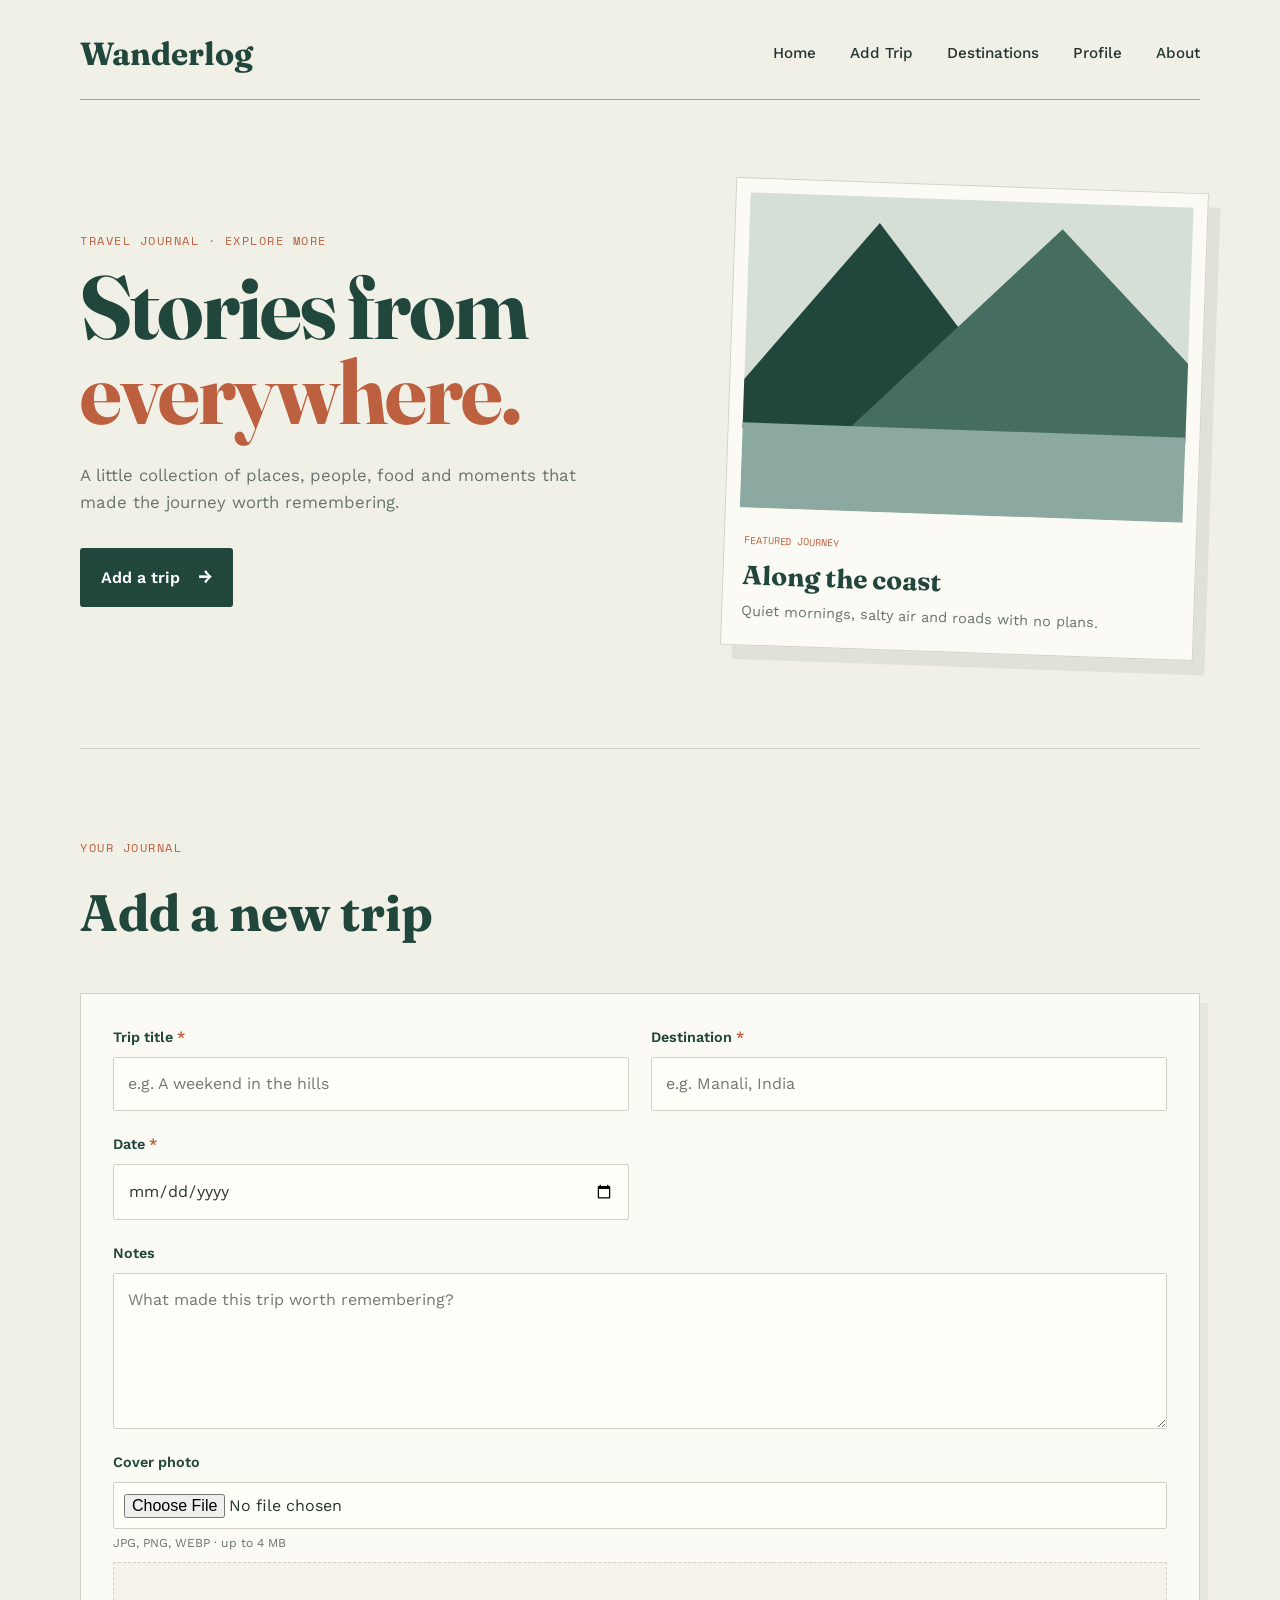
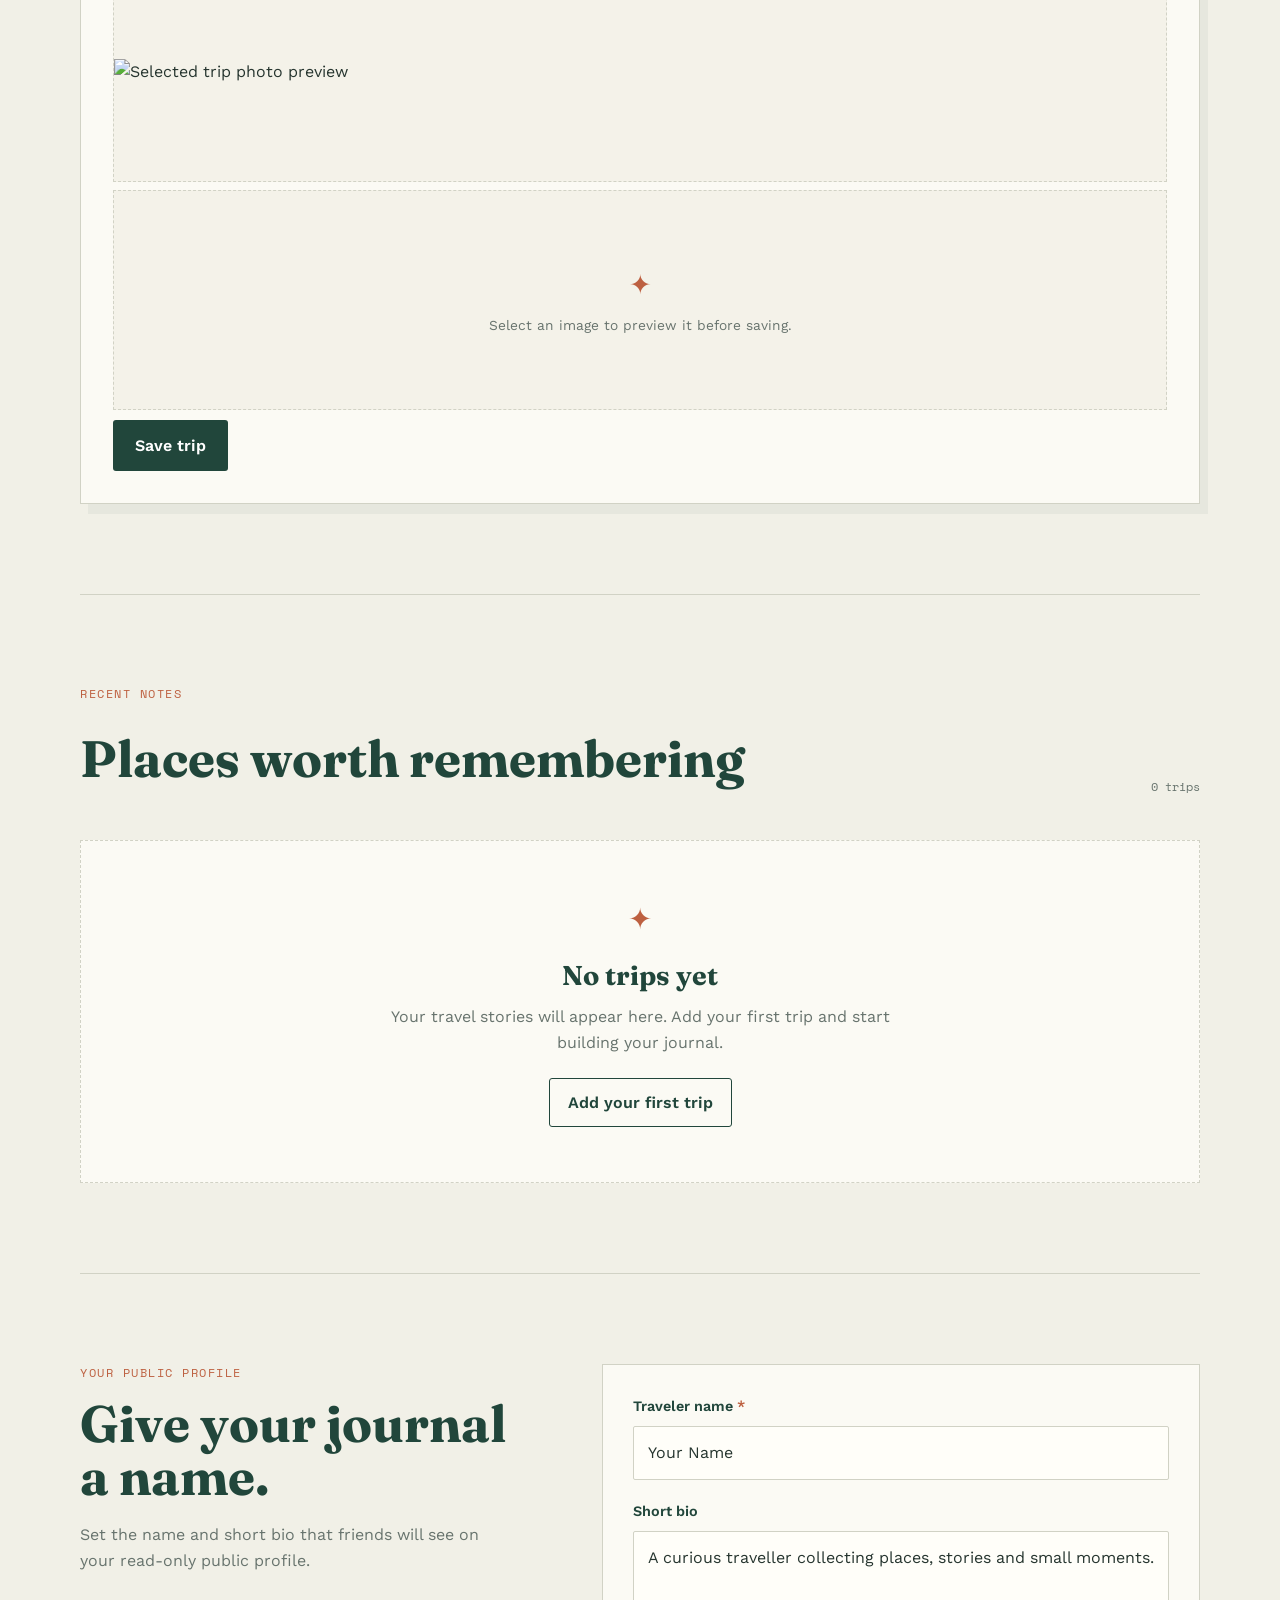
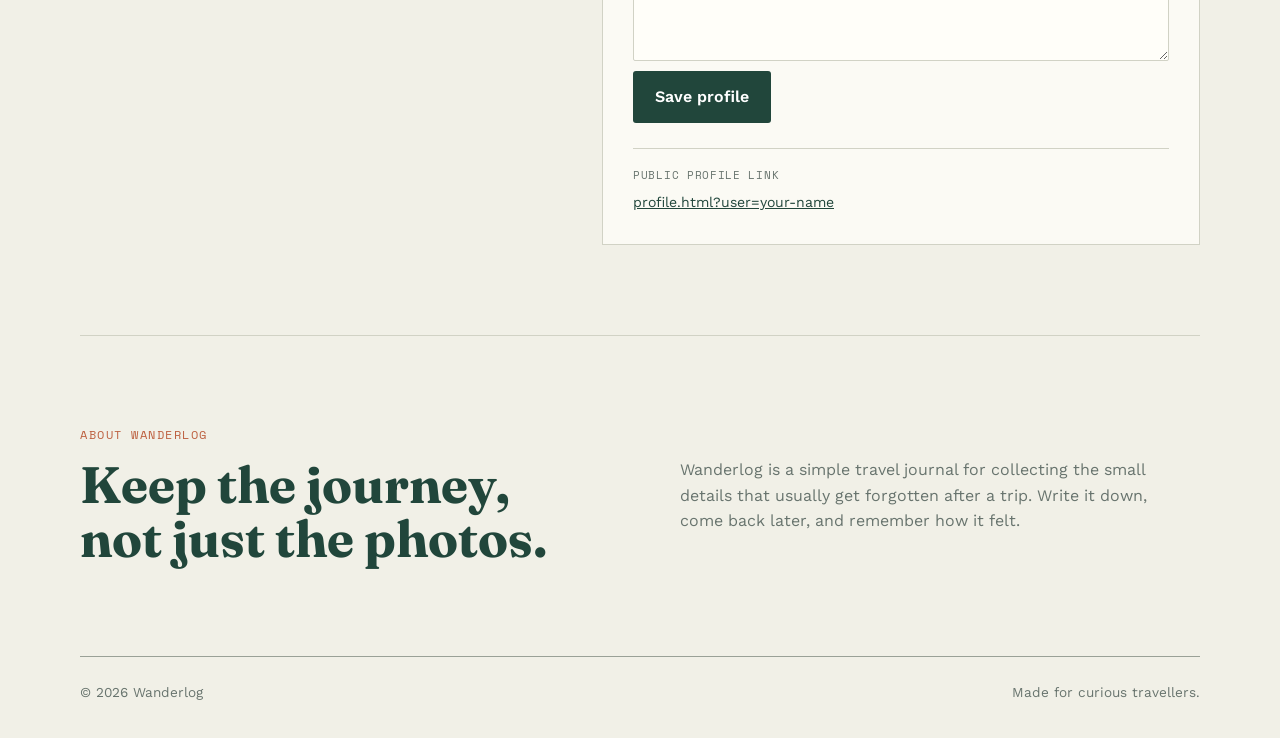
<file: index.html>
<!DOCTYPE html>
<html lang="en">
<head>
    <meta charset="UTF-8">
    <meta name="viewport" content="width=device-width, initial-scale=1.0">
    <meta name="theme-color" content="#f1f0e7">
    <meta name="description" content="Wanderlog is a thoughtful travel journal to save trips, photos, destinations and memories.">
    <title>Wanderlog — Your Travel Journal</title>
    <link rel="preconnect" href="https://fonts.googleapis.com">
    <link rel="preconnect" href="https://fonts.gstatic.com" crossorigin>
    <link href="https://fonts.googleapis.com/css2?family=Fraunces:wght@600;700&family=Space+Mono&family=Work+Sans:wght@400;500;600&display=swap" rel="stylesheet">
    <link rel="stylesheet" href="style.css">
</head>

<body>
    <a class="skip-link" href="#main-content">Skip to content</a>
    <header class="site-header">
        <a href="#home" class="logo" aria-label="Wanderlog home">Wanderlog</a>

        <button class="menu-button" id="menuButton" aria-label="Toggle navigation" aria-controls="mainNav" aria-expanded="false">
            ☰
        </button>

        <nav class="nav" id="mainNav">
            <a href="#home">Home</a>
            <a href="#add-trip">Add Trip</a>
            <a href="#destinations">Destinations</a>
            <a href="#profile">Profile</a>
            <a href="#about">About</a>
        </nav>
    </header>

    <main id="main-content">
        <section class="hero" id="home">
            <div class="hero-content">
                <p class="eyebrow">TRAVEL JOURNAL · EXPLORE MORE</p>

                <h1>Stories from<br><span>everywhere.</span></h1>

                <p class="hero-text">
                    A little collection of places, people, food and moments
                    that made the journey worth remembering.
                </p>

                <a href="#add-trip" class="cta-button">Add a trip <span>→</span></a>
            </div>

            <div class="hero-card" aria-label="Featured travel destination">
                <div class="card-image" role="img" aria-label="Illustration of a sun setting over layered green mountains and water">
                    <div class="sun"></div>
                    <div class="mountain mountain-one"></div>
                    <div class="mountain mountain-two"></div>
                    <div class="water"></div>
                </div>
                <div class="card-details">
                    <span class="card-label">FEATURED JOURNEY</span>
                    <h2>Along the coast</h2>
                    <p>Quiet mornings, salty air and roads with no plans.</p>
                </div>
            </div>
        </section>

        <section class="trip-section" id="add-trip">
            <div class="section-heading">
                <p class="eyebrow">YOUR JOURNAL</p>
                <h2 id="formHeading">Add a new trip</h2>
            </div>

            <form class="trip-form" id="tripForm" novalidate aria-describedby="formStatus">
                <div class="form-grid">
                    <div class="form-field">
                        <label for="title">Trip title <span>*</span></label>
                        <input type="text" id="title" name="title" placeholder="e.g. A weekend in the hills" required maxlength="80">
                        <small class="field-error" id="titleError"></small>
                    </div>

                    <div class="form-field">
                        <label for="destination">Destination <span>*</span></label>
                        <input type="text" id="destination" name="destination" placeholder="e.g. Manali, India" required maxlength="100">
                        <small class="field-error" id="destinationError"></small>
                    </div>

                    <div class="form-field">
                        <label for="date">Date <span>*</span></label>
                        <input type="date" id="date" name="date" required>
                        <small class="field-error" id="dateError"></small>
                    </div>

                    <div class="form-field form-field-full">
                        <label for="notes">Notes</label>
                        <textarea id="notes" name="notes" rows="5" placeholder="What made this trip worth remembering?" maxlength="1000"></textarea>
                    </div>

                    <div class="form-field form-field-full photo-field">
                        <label for="photo">Cover photo</label>
                        <input type="file" id="photo" name="photo" accept="image/*">
                        <small class="photo-help" id="photoHelp">JPG, PNG, WEBP · up to 4 MB</small>
                        <small class="field-error" id="photoError"></small>
                        <div class="photo-preview" id="photoPreview">
                            <img id="photoPreviewImage" alt="Selected trip photo preview">
                        </div>
                        <div class="photo-placeholder" id="photoPlaceholder">
                            <span>✦</span>
                            <p>Select an image to preview it before saving.</p>
                        </div>
                    </div>
                </div>

                <div class="form-actions">
                    <button type="submit" class="submit-button" id="submitButton">Save trip</button>
                    <button type="button" class="cancel-button hidden" id="cancelEditButton">Cancel edit</button>
                    <p class="form-status" id="formStatus" role="status" aria-live="polite"></p>
                </div>
            </form>
        </section>

        <section class="destinations" id="destinations">
            <div class="section-heading destinations-heading">
                <div>
                    <p class="eyebrow">RECENT NOTES</p>
                    <h2>Places worth remembering</h2>
                </div>
                <span class="trip-count" id="tripCount" aria-live="polite"></span>
            </div>

            <div class="destination-grid" id="destinationGrid"></div>

            <div class="empty-state hidden" id="emptyState">
                <div class="empty-icon">✦</div>
                <h3>No trips yet</h3>
                <p>Your travel stories will appear here. Add your first trip and start building your journal.</p>
                <a href="#add-trip" class="secondary-button">Add your first trip</a>
            </div>
        </section>

        <section class="profile-settings" id="profile">
            <div>
                <p class="eyebrow">YOUR PUBLIC PROFILE</p>
                <h2>Give your journal a name.</h2>
                <p class="profile-settings-copy">Set the name and short bio that friends will see on your read-only public profile.</p>
            </div>

            <form class="profile-form" id="profileForm" aria-describedby="profileStatus">
                <div class="form-field">
                    <label for="profileName">Traveler name <span>*</span></label>
                    <input type="text" id="profileName" maxlength="60" required placeholder="e.g. Harshit Verma">
                </div>
                <div class="form-field">
                    <label for="profileBio">Short bio</label>
                    <textarea id="profileBio" rows="4" maxlength="220" placeholder="A short line about your travels..."></textarea>
                </div>
                <div class="form-actions">
                    <button type="submit" class="submit-button">Save profile</button>
                    <p class="form-status" id="profileStatus" role="status" aria-live="polite"></p>
                </div>
                <div class="share-profile">
                    <span>Public profile link</span>
                    <a id="profileLink" href="profile.html?user=wanderer" target="_blank" rel="noopener">profile.html?user=wanderer</a>
                </div>
            </form>
        </section>

        <section class="about" id="about">
            <div>
                <p class="eyebrow">ABOUT WANDERLOG</p>
                <h2>Keep the journey,<br>not just the photos.</h2>
            </div>
            <p>
                Wanderlog is a simple travel journal for collecting the small
                details that usually get forgotten after a trip. Write it down,
                come back later, and remember how it felt.
            </p>
        </section>
    </main>

    <div class="detail-modal hidden" id="detailModal" role="dialog" aria-modal="true" aria-labelledby="detailModalTitle">
        <div class="detail-dialog">
            <button type="button" class="modal-close" id="closeDetailButton" aria-label="Close trip details">×</button>
            <div id="detailModalContent"></div>
        </div>
    </div>

    <footer class="site-footer">
        <p>© <span id="year"></span> Wanderlog</p>
        <p>Made for curious travellers.</p>
    </footer>

    <script src="script.js"></script>
</body>
</html>
</file>
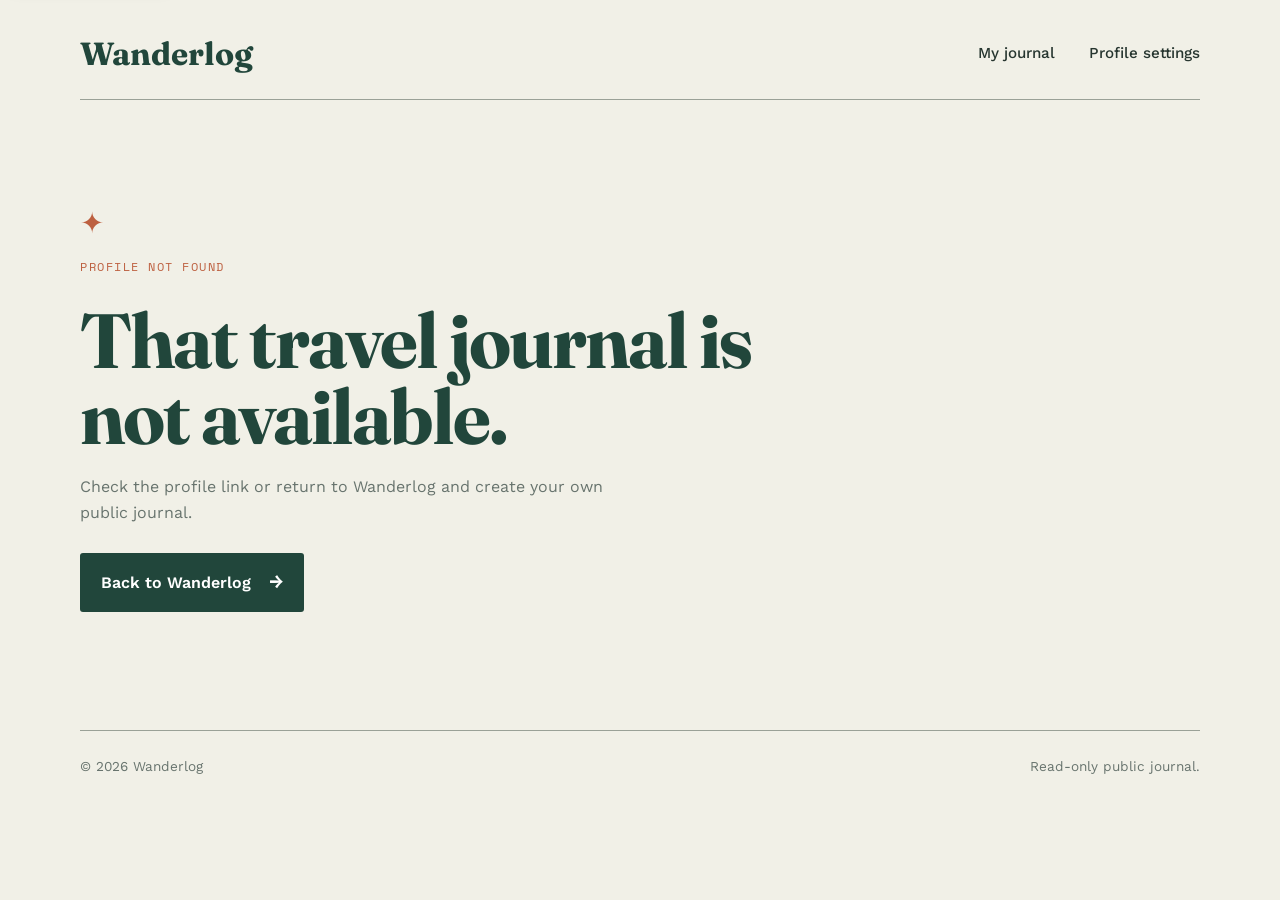
<file: profile.html>
<!DOCTYPE html>
<html lang="en">
<head>
    <meta charset="UTF-8">
    <meta name="viewport" content="width=device-width, initial-scale=1.0">
    <meta name="theme-color" content="#f1f0e7">
    <meta name="description" content="A read-only Wanderlog travel journal profile.">
    <title>Wanderlog — Public Profile</title>
    <link rel="preconnect" href="https://fonts.googleapis.com">
    <link rel="preconnect" href="https://fonts.gstatic.com" crossorigin>
    <link href="https://fonts.googleapis.com/css2?family=Fraunces:wght@600;700&family=Space+Mono&family=Work+Sans:wght@400;500;600&display=swap" rel="stylesheet">
    <link rel="stylesheet" href="style.css">
</head>
<body class="profile-page">
    <a class="skip-link" href="#profileContent">Skip to content</a>
    <header class="site-header">
        <a href="index.html#home" class="logo" aria-label="Wanderlog home">Wanderlog</a>
        <nav class="nav profile-nav">
            <a href="index.html#destinations">My journal</a>
            <a href="index.html#profile">Profile settings</a>
        </nav>
    </header>

    <main class="public-profile" id="profileContent" aria-live="polite">
        <div class="profile-loading" id="profileLoading">
            <div class="loading-mark">✦</div>
            <p>Loading travel journal…</p>
        </div>

        <section class="profile-shell hidden" id="profileShell">
            <div class="profile-intro">
                <p class="eyebrow">PUBLIC TRAVEL JOURNAL</p>
                <div class="profile-avatar" id="profileAvatar">WL</div>
                <h1 id="profileName">Traveler</h1>
                <p class="profile-bio" id="profileBio"></p>
                <div class="profile-meta" id="profileMeta"></div>
            </div>

            <section class="profile-trips-section">
                <div class="section-heading destinations-heading">
                    <div>
                        <p class="eyebrow">JOURNEY LOG</p>
                        <h2>Trips worth remembering</h2>
                    </div>
                    <span class="trip-count" id="profileTripCount"></span>
                </div>

                <div class="destination-grid profile-trip-grid" id="profileTripGrid"></div>

                <div class="empty-state hidden" id="profileEmptyState">
                    <div class="empty-icon">✦</div>
                    <h3>No trips yet</h3>
                    <p>This traveler has not added any journal entries yet.</p>
                </div>
            </section>
        </section>

        <section class="profile-not-found hidden" id="profileNotFound">
            <div class="empty-icon">✦</div>
            <p class="eyebrow">PROFILE NOT FOUND</p>
            <h1>That travel journal is not available.</h1>
            <p>Check the profile link or return to Wanderlog and create your own public journal.</p>
            <a class="cta-button" href="index.html#profile">Back to Wanderlog <span>→</span></a>
        </section>
    </main>

    <footer class="site-footer">
        <p>© <span id="year"></span> Wanderlog</p>
        <p>Read-only public journal.</p>
    </footer>

    <script src="profile.js"></script>
</body>
</html>
</file>
<file: style.css>
:root {
    --cream: #f1f0e7;
    --paper: #fbfaf4;
    --green: #21463b;
    --dark-green: #17382f;
    --orange: #bd6040;
    --text: #26352f;
    --muted: #68746e;
    --border: #d1d2c5;
}

* {
    margin: 0;
    padding: 0;
    box-sizing: border-box;
}

html {
    scroll-behavior: smooth;
}

body {
    background: var(--cream);
    color: var(--text);
    font-family: "Work Sans", sans-serif;
    line-height: 1.6;
}

.site-header {
    width: min(1120px, 90%);
    margin: 0 auto;
    padding: 28px 0 20px;
    display: flex;
    align-items: center;
    justify-content: space-between;
    border-bottom: 1px solid #9aa197;
}

.logo {
    color: var(--green);
    font-family: "Fraunces", serif;
    font-size: 2rem;
    font-weight: 700;
    text-decoration: none;
}

.nav {
    display: flex;
    gap: 34px;
}

.nav a {
    color: var(--text);
    text-decoration: none;
    font-size: 0.95rem;
    font-weight: 500;
}

.nav a:hover {
    color: var(--orange);
}

.menu-button {
    display: none;
    border: 0;
    background: transparent;
    color: var(--green);
    font-size: 1.6rem;
    cursor: pointer;
}

.hero {
    width: min(1120px, 90%);
    margin: 0 auto;
    min-height: 610px;
    padding: 85px 0 95px;
    display: grid;
    grid-template-columns: 1.1fr 0.9fr;
    align-items: center;
    gap: 70px;
}

.eyebrow {
    margin-bottom: 14px;
    color: var(--orange);
    font-family: "Space Mono", monospace;
    font-size: 0.72rem;
    letter-spacing: 1.5px;
}

h1,
h2,
h3 {
    font-family: "Fraunces", serif;
    color: var(--green);
}

h1 {
    font-size: clamp(3.7rem, 7vw, 6.5rem);
    line-height: 0.95;
    letter-spacing: -2px;
    margin-bottom: 28px;
}

h1 span {
    color: var(--orange);
}

.hero-text {
    max-width: 500px;
    color: var(--muted);
    font-size: 1.05rem;
    margin-bottom: 32px;
}

.cta-button {
    display: inline-flex;
    align-items: center;
    gap: 18px;
    padding: 14px 21px;
    background: var(--green);
    color: white;
    text-decoration: none;
    border-radius: 3px;
    font-weight: 600;
}

.cta-button:hover {
    background: var(--dark-green);
}

.cta-button span {
    font-size: 1.2rem;
}

.hero-card {
    background: var(--paper);
    border: 1px solid var(--border);
    padding: 14px;
    transform: rotate(2deg);
    box-shadow: 12px 14px 0 rgba(33, 70, 59, 0.08);
}

.card-image {
    position: relative;
    height: 315px;
    overflow: hidden;
    background: #d6dfd5;
}

.sun {
    position: absolute;
    width: 95px;
    height: 95px;
    right: 17%;
    top: 18%;
    border-radius: 50%;
    background: #e8a05f;
}

.mountain {
    position: absolute;
    bottom: 25%;
    width: 0;
    height: 0;
    border-left: 170px solid transparent;
    border-right: 170px solid transparent;
    border-bottom: 210px solid var(--green);
}

.mountain-one {
    left: -40px;
}

.mountain-two {
    right: -80px;
    border-left-width: 210px;
    border-right-width: 210px;
    border-bottom-color: #456e60;
}

.water {
    position: absolute;
    left: 0;
    right: 0;
    bottom: 0;
    height: 27%;
    background: #8ba9a0;
}

.card-details {
    padding: 18px 5px 8px;
}

.card-label {
    color: var(--orange);
    font-family: "Space Mono", monospace;
    font-size: 0.62rem;
}

.card-details h2 {
    margin: 3px 0;
    font-size: 1.65rem;
}

.card-details p {
    color: var(--muted);
    font-size: 0.9rem;
}

.destinations {
    width: min(1120px, 90%);
    margin: 0 auto;
    padding: 90px 0;
    border-top: 1px solid var(--border);
}

.section-heading h2 {
    font-size: clamp(2.2rem, 4vw, 3.5rem);
    margin-bottom: 40px;
}

.destination-grid {
    display: grid;
    grid-template-columns: repeat(3, 1fr);
    gap: 20px;
}

.destination-card {
    background: var(--paper);
    border: 1px solid var(--border);
    padding: 28px;
    min-height: 210px;
}

.destination-icon {
    margin-bottom: 20px;
    color: var(--orange);
    font-family: "Space Mono", monospace;
    font-size: 0.75rem;
}

.destination-card h3 {
    font-size: 1.6rem;
    margin-bottom: 8px;
}

.destination-card p {
    color: var(--muted);
    font-size: 0.95rem;
}

.about {
    width: min(1120px, 90%);
    margin: 0 auto;
    padding: 90px 0;
    display: grid;
    grid-template-columns: 1fr 1fr;
    gap: 80px;
    border-top: 1px solid var(--border);
}

.about h2 {
    font-size: clamp(2.2rem, 4vw, 3.5rem);
    line-height: 1.05;
}

.about > p {
    color: var(--muted);
    align-self: center;
    max-width: 480px;
}

.site-footer {
    width: min(1120px, 90%);
    margin: 0 auto;
    padding: 25px 0 35px;
    border-top: 1px solid #9aa197;
    display: flex;
    justify-content: space-between;
    color: var(--muted);
    font-size: 0.85rem;
}

@media (max-width: 760px) {
    .site-header {
        padding: 20px 0;
    }

    .logo {
        font-size: 1.6rem;
    }

    .menu-button {
        display: block;
    }

    .nav {
        display: none;
        position: absolute;
        top: 75px;
        left: 5%;
        right: 5%;
        padding: 20px;
        background: var(--paper);
        border: 1px solid var(--border);
        flex-direction: column;
        gap: 14px;
        z-index: 10;
    }

    .nav.show {
        display: flex;
    }

    .hero {
        grid-template-columns: 1fr;
        gap: 50px;
        padding: 65px 0 80px;
    }

    h1 {
        font-size: clamp(3.2rem, 16vw, 5rem);
    }

    .hero-card {
        transform: rotate(0);
    }

    .destination-grid,
    .about {
        grid-template-columns: 1fr;
    }

    .about {
        gap: 35px;
    }

    .site-footer {
        flex-direction: column;
        gap: 8px;
    }
}

@media (max-width: 420px) {
    .hero {
        padding-top: 50px;
    }

    .card-image {
        height: 245px;
    }

    .destination-card {
        padding: 22px;
    }
}

/* Week 2: Trip CRUD styles */
.trip-section {
    width: min(1120px, 90%);
    margin: 0 auto;
    padding: 90px 0;
    border-top: 1px solid var(--border);
}

.trip-form {
    background: var(--paper);
    border: 1px solid var(--border);
    padding: 32px;
    box-shadow: 8px 10px 0 rgba(33, 70, 59, 0.05);
}

.form-grid {
    display: grid;
    grid-template-columns: repeat(2, minmax(0, 1fr));
    gap: 22px;
}

.form-field {
    display: flex;
    flex-direction: column;
    gap: 8px;
}

.form-field-full {
    grid-column: 1 / -1;
}

.form-field label {
    color: var(--green);
    font-weight: 600;
    font-size: 0.9rem;
}

.form-field label span {
    color: var(--orange);
}

.form-field input,
.form-field textarea {
    width: 100%;
    border: 1px solid var(--border);
    border-radius: 2px;
    padding: 13px 14px;
    background: #fffef9;
    color: var(--text);
    font: inherit;
    outline: none;
    transition: border-color 0.2s, box-shadow 0.2s;
}

.form-field textarea {
    resize: vertical;
    min-height: 130px;
}

.form-field input:focus,
.form-field textarea:focus {
    border-color: var(--green);
    box-shadow: 0 0 0 3px rgba(33, 70, 59, 0.08);
}

.form-field .input-error {
    border-color: var(--orange);
}

.field-error {
    min-height: 18px;
    color: var(--orange);
    font-size: 0.78rem;
}

.form-actions {
    display: flex;
    align-items: center;
    flex-wrap: wrap;
    gap: 12px;
    margin-top: 10px;
}

.submit-button,
.cancel-button,
.secondary-button,
.icon-button {
    border: 0;
    font: inherit;
    cursor: pointer;
}

.submit-button {
    padding: 13px 22px;
    background: var(--green);
    color: white;
    border-radius: 3px;
    font-weight: 600;
}

.submit-button:hover {
    background: var(--dark-green);
}

.cancel-button {
    padding: 12px 18px;
    background: transparent;
    color: var(--green);
    border: 1px solid var(--border);
    border-radius: 3px;
    font-weight: 600;
}

.cancel-button:hover {
    border-color: var(--green);
}

.form-status {
    color: var(--muted);
    font-size: 0.85rem;
    margin-left: 4px;
}

.destinations-heading {
    display: flex;
    align-items: flex-end;
    justify-content: space-between;
    gap: 20px;
}

.trip-count {
    color: var(--muted);
    font-family: "Space Mono", monospace;
    font-size: 0.72rem;
    margin-bottom: 43px;
    white-space: nowrap;
}

.trip-card {
    min-height: 250px;
    position: relative;
}

.trip-card-top {
    display: flex;
    justify-content: space-between;
    align-items: flex-start;
    gap: 10px;
}

.trip-card .destination-icon {
    margin-bottom: 15px;
}

.trip-actions {
    display: flex;
    gap: 6px;
}

.icon-button {
    padding: 5px 7px;
    background: transparent;
    color: var(--muted);
    border: 1px solid transparent;
    border-radius: 2px;
    font-size: 0.74rem;
}

.icon-button:hover {
    color: var(--green);
    border-color: var(--border);
}

.delete-button:hover {
    color: var(--orange);
}

.trip-destination {
    color: var(--green) !important;
    font-weight: 600;
    margin-bottom: 3px;
}

.trip-date {
    color: var(--orange) !important;
    font-family: "Space Mono", monospace;
    font-size: 0.72rem !important;
    margin-bottom: 13px;
}

.trip-notes {
    border-top: 1px solid var(--border);
    padding-top: 12px;
    margin-top: 12px;
}

.empty-state {
    background: var(--paper);
    border: 1px dashed var(--border);
    padding: 55px 30px;
    text-align: center;
}

.empty-icon {
    color: var(--orange);
    font-size: 1.8rem;
    margin-bottom: 12px;
}

.empty-state h3 {
    font-size: 1.7rem;
    margin-bottom: 7px;
}

.empty-state p {
    max-width: 520px;
    margin: 0 auto 22px;
    color: var(--muted);
}

.secondary-button {
    display: inline-block;
    padding: 11px 18px;
    color: var(--green);
    border: 1px solid var(--green);
    text-decoration: none;
    border-radius: 3px;
    font-weight: 600;
}

.secondary-button:hover {
    background: var(--green);
    color: white;
}

.hidden {
    display: none !important;
}

@media (max-width: 760px) {
    .trip-section {
        padding: 70px 0;
    }

    .trip-form {
        padding: 24px;
    }

    .form-grid {
        grid-template-columns: 1fr;
    }

    .form-field-full {
        grid-column: auto;
    }

    .destinations-heading {
        align-items: flex-start;
        flex-direction: column;
    }

    .trip-count {
        margin-top: -28px;
        margin-bottom: 35px;
    }
}

@media (max-width: 420px) {
    .trip-form {
        padding: 19px;
    }

    .form-actions {
        align-items: stretch;
        flex-direction: column;
    }

    .submit-button,
    .cancel-button {
        width: 100%;
    }

    .form-status {
        margin-left: 0;
    }
}

/* Week 3: photo uploads, public profiles and trip detail view */
.photo-field input[type="file"] {
    padding: 10px;
    background: #fffef9;
    cursor: pointer;
}

.photo-help {
    color: var(--muted);
    font-size: 0.76rem;
    margin-top: -3px;
}

.photo-preview,
.photo-placeholder {
    min-height: 220px;
    border: 1px dashed var(--border);
    background: #f4f2e9;
    overflow: hidden;
}

.photo-preview {
    display: flex;
    align-items: center;
    justify-content: center;
}

.photo-preview img {
    display: block;
    width: 100%;
    max-height: 360px;
    object-fit: cover;
}

.photo-placeholder {
    display: flex;
    align-items: center;
    justify-content: center;
    flex-direction: column;
    gap: 7px;
    color: var(--muted);
    text-align: center;
    padding: 25px;
}

.photo-placeholder span {
    color: var(--orange);
    font-size: 1.7rem;
}

.photo-placeholder p {
    font-size: 0.86rem;
}

.trip-card {
    padding: 0;
    overflow: hidden;
}

.trip-card-image,
.profile-trip-image {
    width: 100%;
    height: 190px;
}

.image-frame {
    position: relative;
    overflow: hidden;
    background: #e4e7df;
}

.image-frame > img {
    width: 100%;
    height: 100%;
    display: block;
    object-fit: cover;
}

.image-placeholder,
.image-fallback {
    display: flex;
    align-items: center;
    justify-content: center;
    flex-direction: column;
    gap: 4px;
    background: linear-gradient(135deg, #dfe6dc, #c8d4c8);
    color: var(--green);
}

.image-placeholder span,
.image-fallback {
    font-family: "Fraunces", serif;
    font-size: 2rem;
}

.image-placeholder small,
.image-fallback small {
    color: var(--muted);
    font-family: "Work Sans", sans-serif;
    font-size: 0.72rem;
}

.trip-card-body {
    padding: 25px 28px 28px;
}

.trip-card .destination-icon {
    margin-bottom: 0;
}

.trip-actions {
    flex-wrap: wrap;
    justify-content: flex-end;
}

.profile-settings {
    width: min(1120px, 90%);
    margin: 0 auto;
    padding: 90px 0;
    border-top: 1px solid var(--border);
    display: grid;
    grid-template-columns: 0.85fr 1.15fr;
    gap: 80px;
    align-items: start;
}

.profile-settings h2 {
    font-size: clamp(2.2rem, 4vw, 3.5rem);
    line-height: 1.05;
    margin-bottom: 18px;
}

.profile-settings-copy {
    color: var(--muted);
    max-width: 420px;
}

.profile-form {
    background: var(--paper);
    border: 1px solid var(--border);
    padding: 30px;
}

.profile-form .form-field + .form-field {
    margin-top: 20px;
}

.share-profile {
    margin-top: 25px;
    padding-top: 18px;
    border-top: 1px solid var(--border);
    display: flex;
    flex-direction: column;
    gap: 7px;
}

.share-profile span {
    color: var(--muted);
    font-family: "Space Mono", monospace;
    font-size: 0.68rem;
    text-transform: uppercase;
    letter-spacing: 0.7px;
}

.share-profile a {
    color: var(--green);
    font-size: 0.88rem;
    word-break: break-all;
}

.detail-modal {
    position: fixed;
    inset: 0;
    z-index: 100;
    display: flex;
    align-items: center;
    justify-content: center;
    padding: 24px;
    background: rgba(23, 56, 47, 0.58);
}

.detail-dialog {
    position: relative;
    width: min(850px, 100%);
    max-height: 90vh;
    overflow-y: auto;
    background: var(--paper);
    border: 1px solid var(--border);
    box-shadow: 14px 18px 0 rgba(23, 56, 47, 0.15);
}

.modal-close {
    position: absolute;
    z-index: 2;
    top: 12px;
    right: 12px;
    width: 38px;
    height: 38px;
    border: 1px solid rgba(255, 255, 255, 0.75);
    border-radius: 50%;
    background: rgba(23, 56, 47, 0.75);
    color: white;
    font-size: 1.5rem;
    line-height: 1;
    cursor: pointer;
}

.detail-image-wrap .detail-image {
    width: 100%;
    height: min(430px, 52vh);
}

.detail-copy {
    padding: 30px 34px 36px;
}

.detail-copy h2 {
    font-size: clamp(2.3rem, 5vw, 4rem);
    line-height: 1;
    margin-bottom: 12px;
}

.detail-destination {
    color: var(--green);
    font-weight: 600;
    font-size: 1rem;
}

.detail-notes {
    margin-top: 25px;
    padding-top: 20px;
    border-top: 1px solid var(--border);
}

.detail-notes h3 {
    font-size: 1.25rem;
    margin-bottom: 7px;
}

.detail-notes p {
    color: var(--muted);
    white-space: pre-wrap;
}

body.modal-open {
    overflow: hidden;
}

/* Public profile */
.public-profile {
    width: min(1120px, 90%);
    margin: 0 auto;
    min-height: 70vh;
}

.profile-loading {
    min-height: 55vh;
    display: flex;
    align-items: center;
    justify-content: center;
    flex-direction: column;
    gap: 10px;
    color: var(--muted);
}

.loading-mark {
    color: var(--orange);
    font-size: 2rem;
    animation: wanderlog-pulse 1.1s ease-in-out infinite alternate;
}

@keyframes wanderlog-pulse {
    from { transform: scale(0.85); opacity: 0.45; }
    to { transform: scale(1.1); opacity: 1; }
}

.profile-shell {
    padding: 75px 0 95px;
}

.profile-intro {
    text-align: center;
    max-width: 720px;
    margin: 0 auto 80px;
}

.profile-avatar {
    width: 92px;
    height: 92px;
    margin: 18px auto 20px;
    display: flex;
    align-items: center;
    justify-content: center;
    border-radius: 50%;
    background: var(--green);
    color: white;
    font-family: "Fraunces", serif;
    font-size: 1.8rem;
    box-shadow: 7px 8px 0 rgba(33, 70, 59, 0.12);
}

.profile-intro h1 {
    font-size: clamp(3rem, 7vw, 5.5rem);
    margin-bottom: 15px;
}

.profile-bio {
    color: var(--muted);
    font-size: 1.05rem;
    max-width: 580px;
    margin: 0 auto 14px;
}

.profile-meta {
    color: var(--orange);
    font-family: "Space Mono", monospace;
    font-size: 0.7rem;
    letter-spacing: 0.6px;
    text-transform: uppercase;
}

.profile-trips-section {
    border-top: 1px solid var(--border);
    padding-top: 70px;
}

.profile-trip-card {
    min-height: 0;
}

.profile-trip-body {
    padding: 23px 25px 27px;
}

.profile-trip-body .destination-icon {
    margin-bottom: 13px;
}

.profile-trip-body h3 {
    font-size: 1.55rem;
    margin-bottom: 8px;
}

.profile-not-found {
    min-height: 65vh;
    padding: 100px 0;
    display: flex;
    align-items: flex-start;
    flex-direction: column;
    justify-content: center;
    max-width: 720px;
}

.profile-not-found h1 {
    font-size: clamp(2.8rem, 6vw, 5rem);
    line-height: 1;
    margin: 12px 0 18px;
}

.profile-not-found > p:not(.eyebrow) {
    color: var(--muted);
    max-width: 560px;
    margin-bottom: 28px;
}

@media (max-width: 760px) {
    .profile-settings {
        grid-template-columns: 1fr;
        gap: 35px;
        padding: 70px 0;
    }

    .profile-form {
        padding: 24px;
    }

    .trip-card-image,
    .profile-trip-image {
        height: 210px;
    }

    .detail-modal {
        padding: 12px;
    }

    .detail-copy {
        padding: 25px 22px 30px;
    }

    .profile-shell {
        padding: 55px 0 75px;
    }

    .profile-intro {
        margin-bottom: 60px;
    }
}

@media (max-width: 420px) {
    .trip-card-body,
    .profile-trip-body {
        padding: 21px;
    }

    .photo-preview,
    .photo-placeholder {
        min-height: 180px;
    }

    .detail-image-wrap .detail-image {
        height: 260px;
    }
}


/* Week 4: finishing polish, accessibility and responsive QA */
:where(a, button, input, textarea, select, [tabindex]):focus-visible {
    outline: 3px solid var(--orange);
    outline-offset: 4px;
}

.skip-link {
    position: fixed;
    z-index: 1000;
    top: 12px;
    left: 12px;
    padding: 11px 16px;
    transform: translateY(-160%);
    background: var(--green);
    color: #fff;
    border-radius: 4px;
    font-weight: 600;
    text-decoration: none;
    box-shadow: 0 4px 16px rgba(23, 56, 47, 0.2);
}
.skip-link:focus { transform: translateY(0); }

.nav a, .cta-button, .submit-button, .cancel-button, .secondary-button,
.icon-button, .modal-close {
    transition: color 180ms ease, background-color 180ms ease, border-color 180ms ease,
        box-shadow 180ms ease, transform 180ms ease;
}
.cta-button:hover, .submit-button:hover, .secondary-button:hover { transform: translateY(-2px); }
.cta-button:active, .submit-button:active, .secondary-button:active { transform: translateY(0); }
.trip-card, .destination-card, .profile-form, .trip-form {
    transition: box-shadow 180ms ease, border-color 180ms ease;
}
.trip-card:hover { border-color: #b6c0b3; box-shadow: 0 12px 28px rgba(33, 70, 59, 0.08); }
.form-status:empty, .field-error:empty { display: none; }
.form-status { overflow-wrap: anywhere; }
button:disabled { cursor: wait; opacity: 0.72; }
.detail-dialog:focus { outline: none; }
.modal-close:hover { transform: rotate(90deg); }
img { max-width: 100%; }

@media (max-width: 760px) {
    .site-header { position: relative; z-index: 20; }
    .nav { top: calc(100% + 8px); }
    .section-heading h2 { overflow-wrap: anywhere; }
    .trip-card-body { padding-inline: 22px; }
}
@media (max-width: 520px) {
    .site-header, .hero, .destinations, .trip-section, .profile-settings,
    .about, .site-footer, .public-profile { width: min(100% - 32px, 1120px); }
    .hero { min-height: auto; }
    .eyebrow { letter-spacing: 1px; overflow-wrap: anywhere; }
    .trip-actions { gap: 3px; }
    .icon-button { padding: 6px; }
    .detail-modal { padding: 8px; }
    .detail-copy { padding: 24px 18px 28px; }
    .profile-form { padding: 20px; }
}
@media (prefers-reduced-motion: reduce) {
    *, *::before, *::after {
        scroll-behavior: auto !important;
        animation-duration: 0.01ms !important;
        animation-iteration-count: 1 !important;
        transition-duration: 0.01ms !important;
    }
}
</file>
